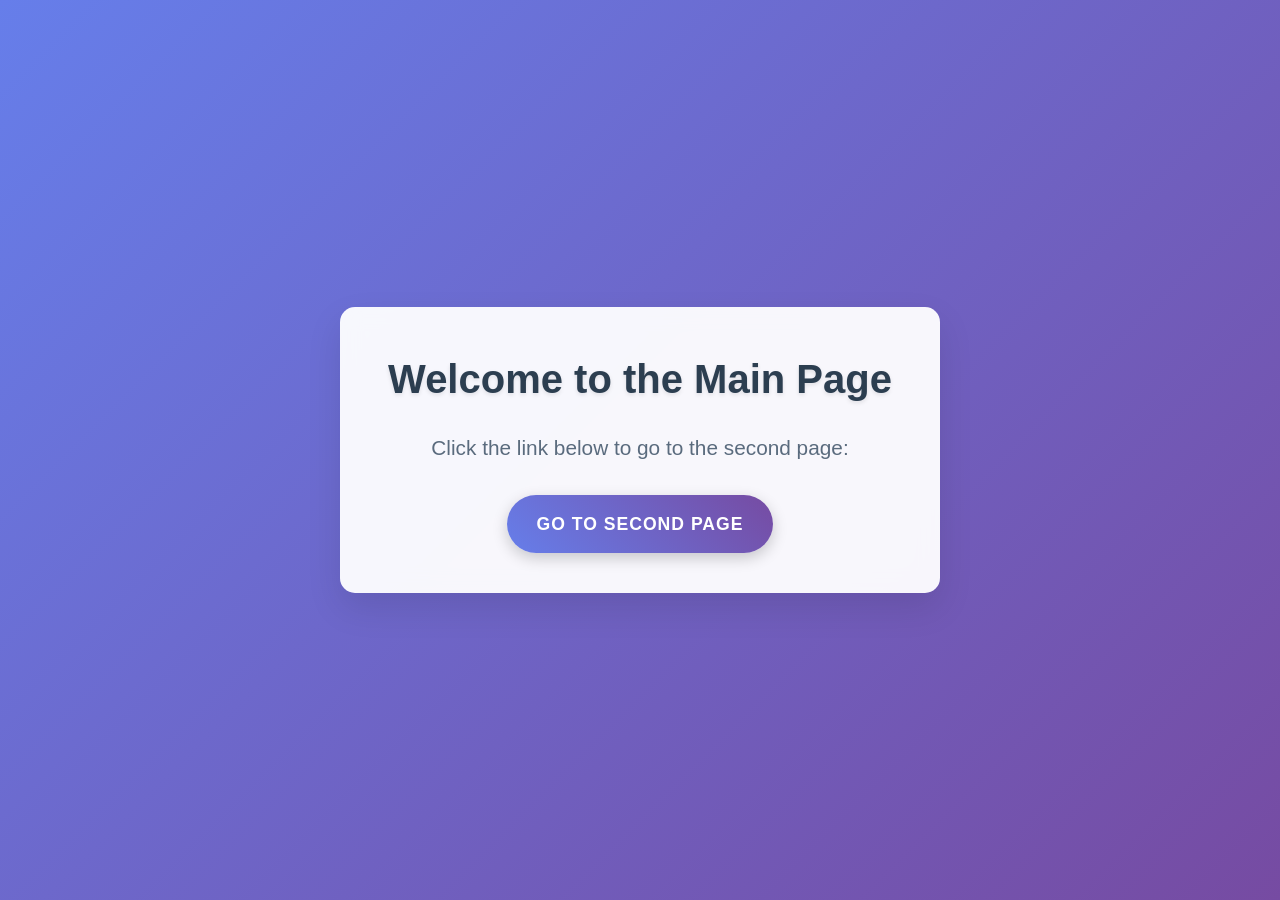
<file: index.html>
<!DOCTYPE html>
<html lang="en">
<head>
    <meta charset="UTF-8">
    <meta name="viewport" content="width=device-width, initial-scale=1.0">
    <title>Welcome - Modern Design</title>
    <link rel="stylesheet" href="style.css">
</head>
<body>
    <div class="container">
        <h1>Welcome to the Main Page</h1>
        <h2>Click the link below to go to the second page:</h2>
        <a href="second.html">Go to Second Page</a>
    </div>
</body>
</html>
</file>
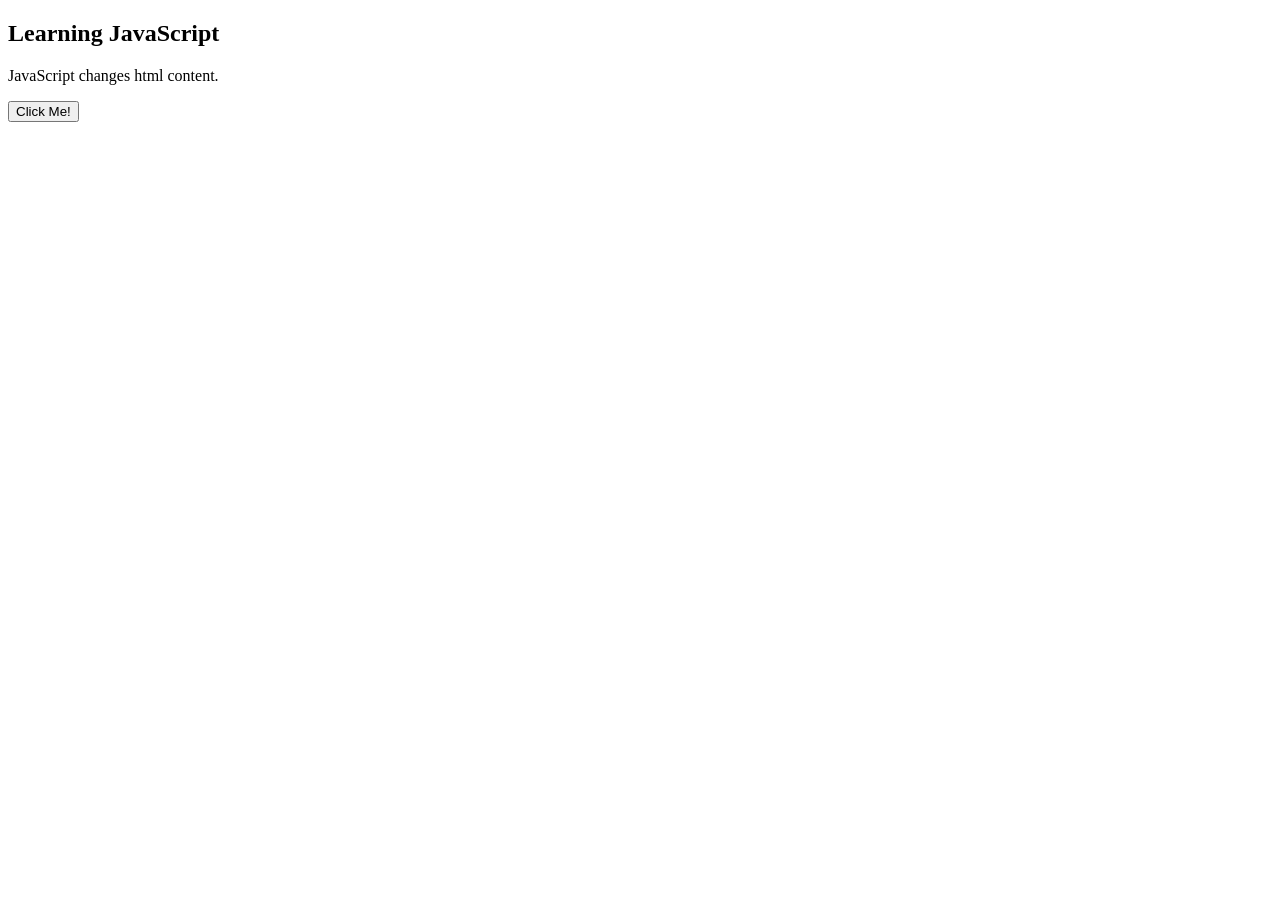
<file: js.html>
<!DOCTYPE html>
<html>
    <h2>Learning JavaScript</h2>
    <p id="demo">JavaScript changes html content.</p>
    <button type="button" onclick="document.getElementById('demo').innerHTML = 'Hello JavaScript!'">Click Me!</button>
</html>
</file>
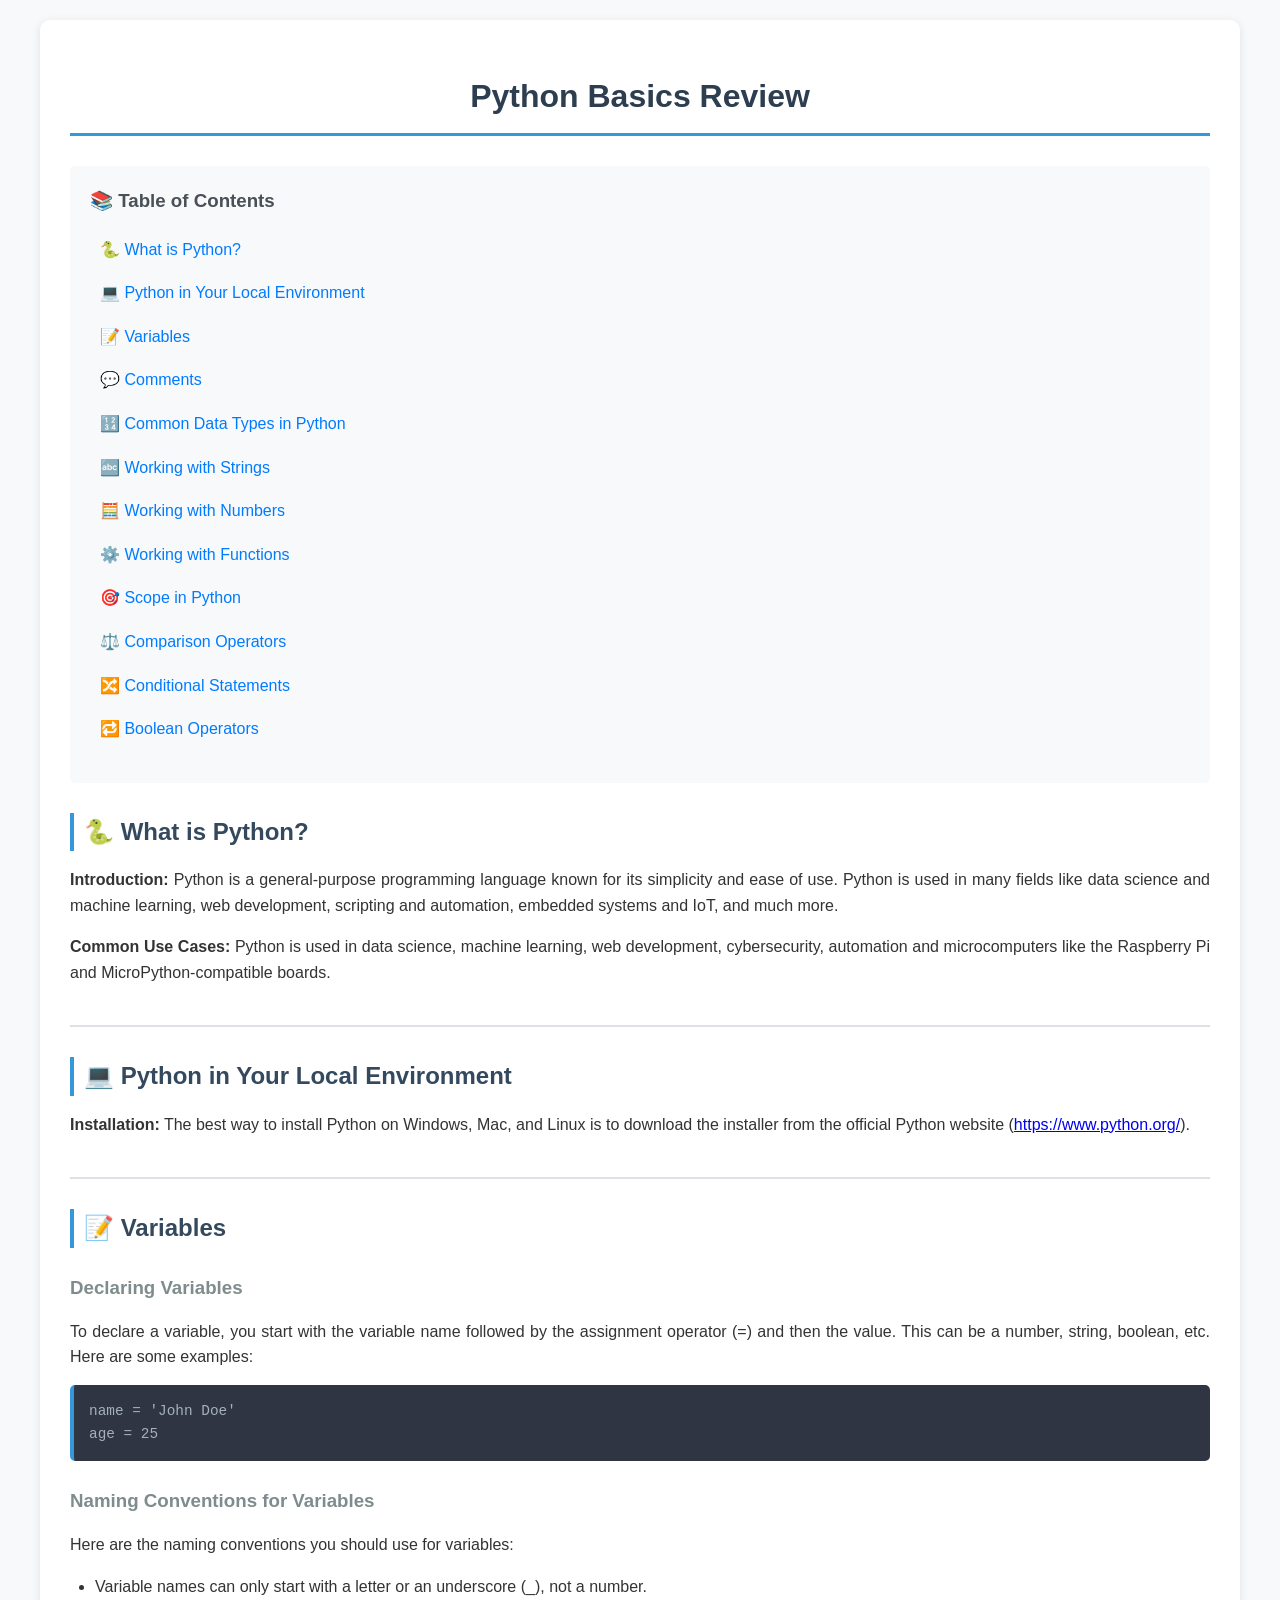
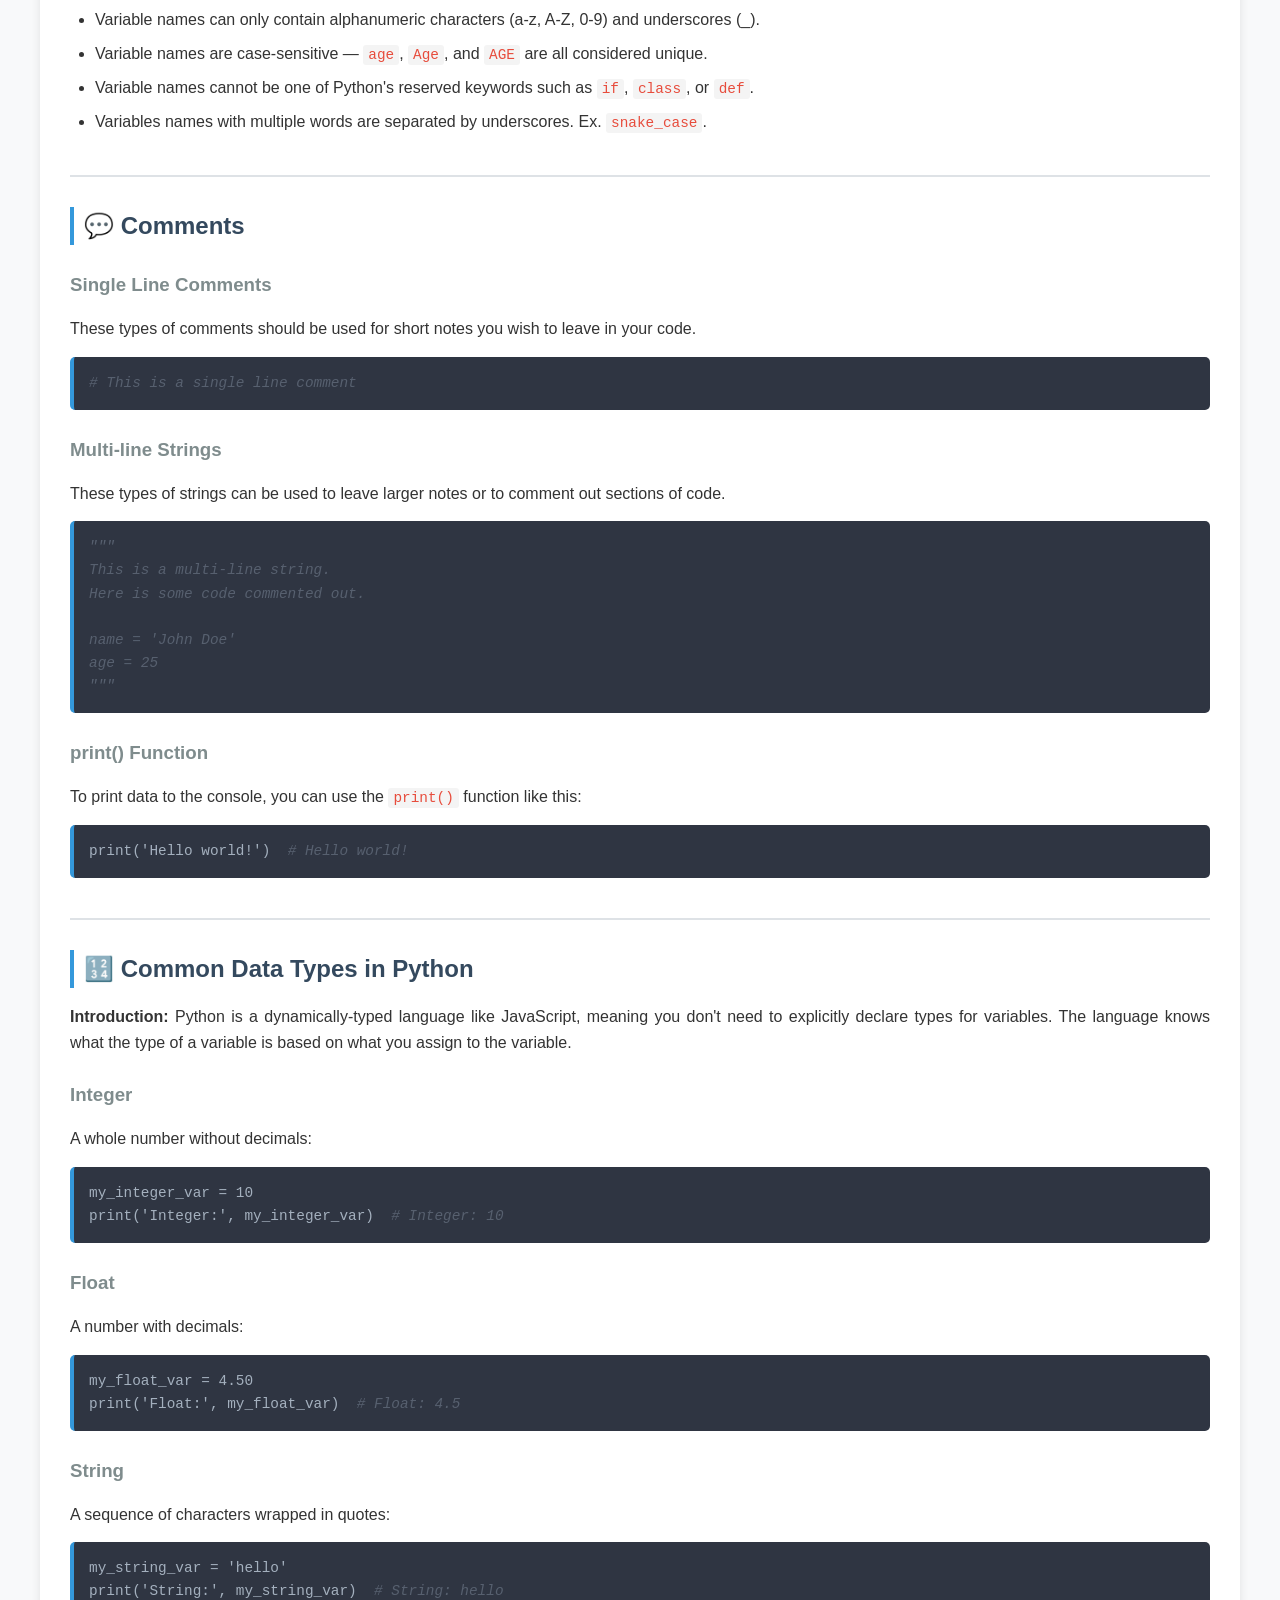
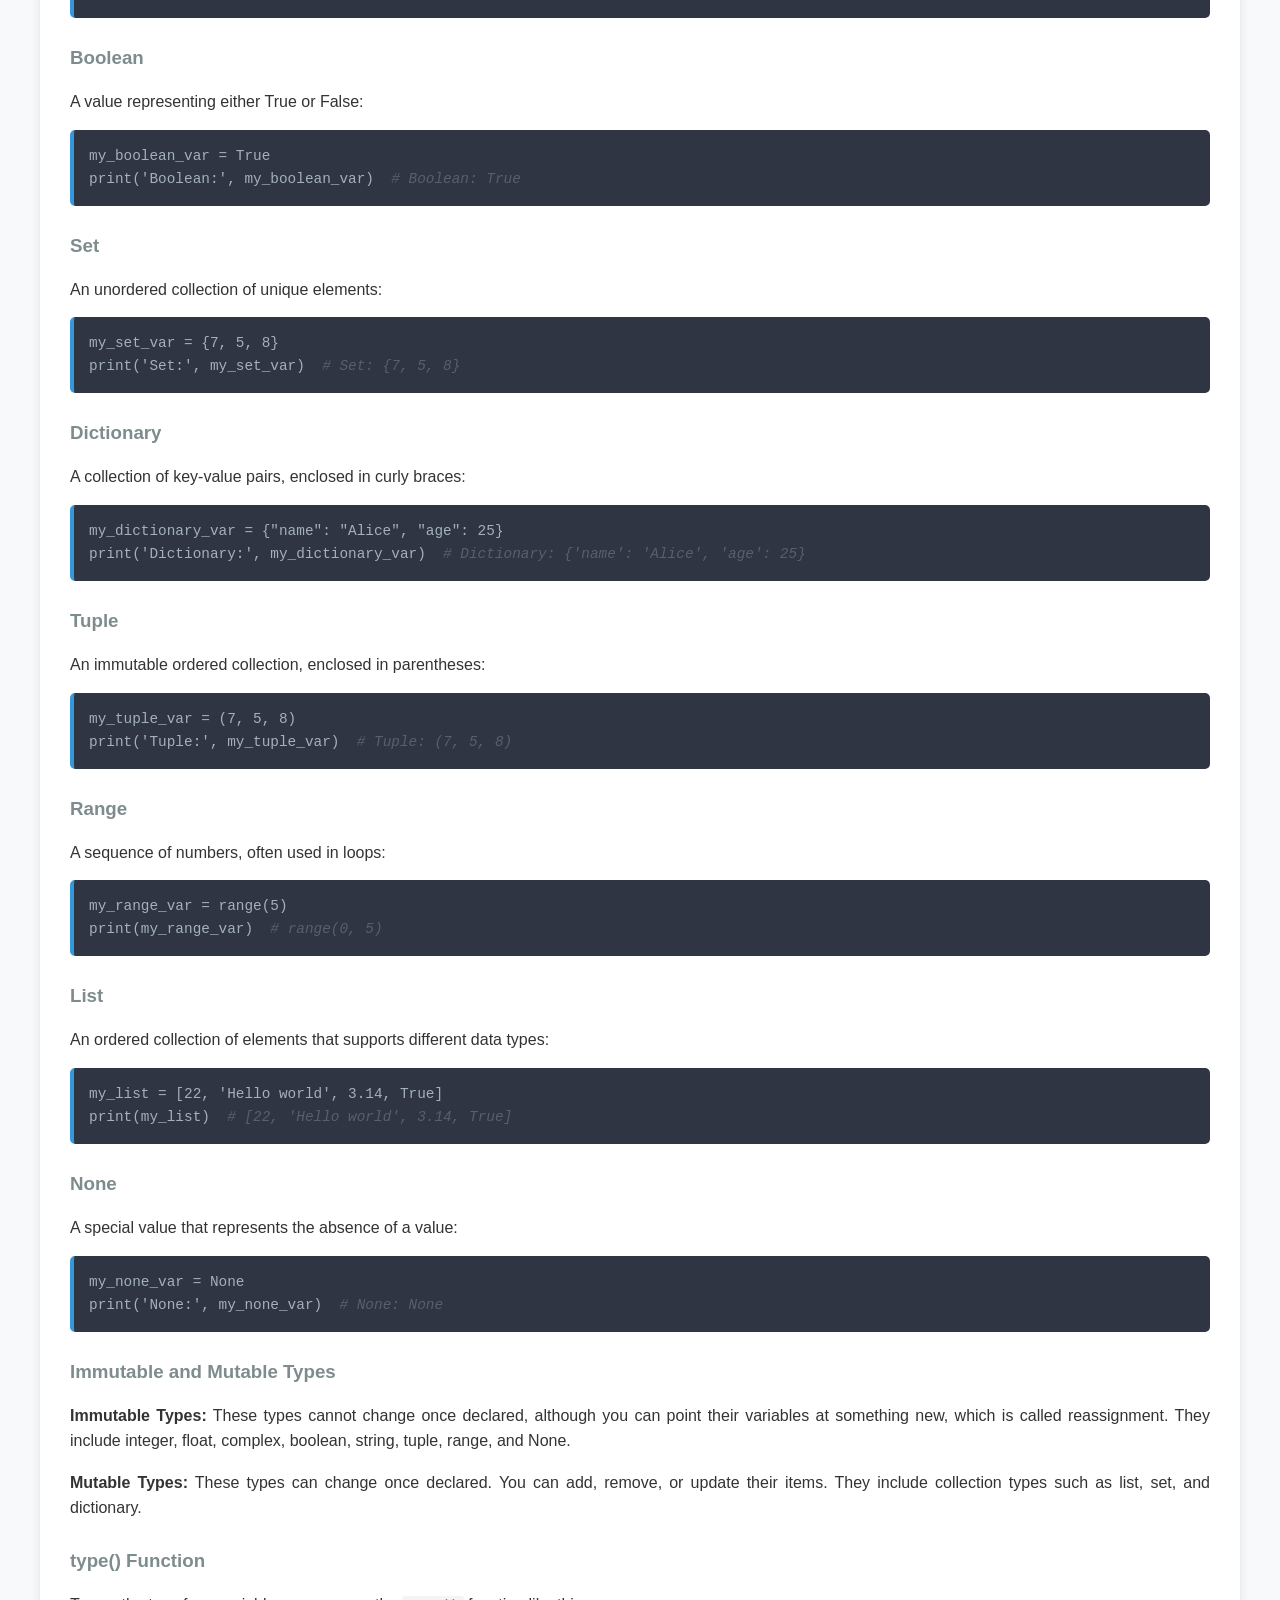
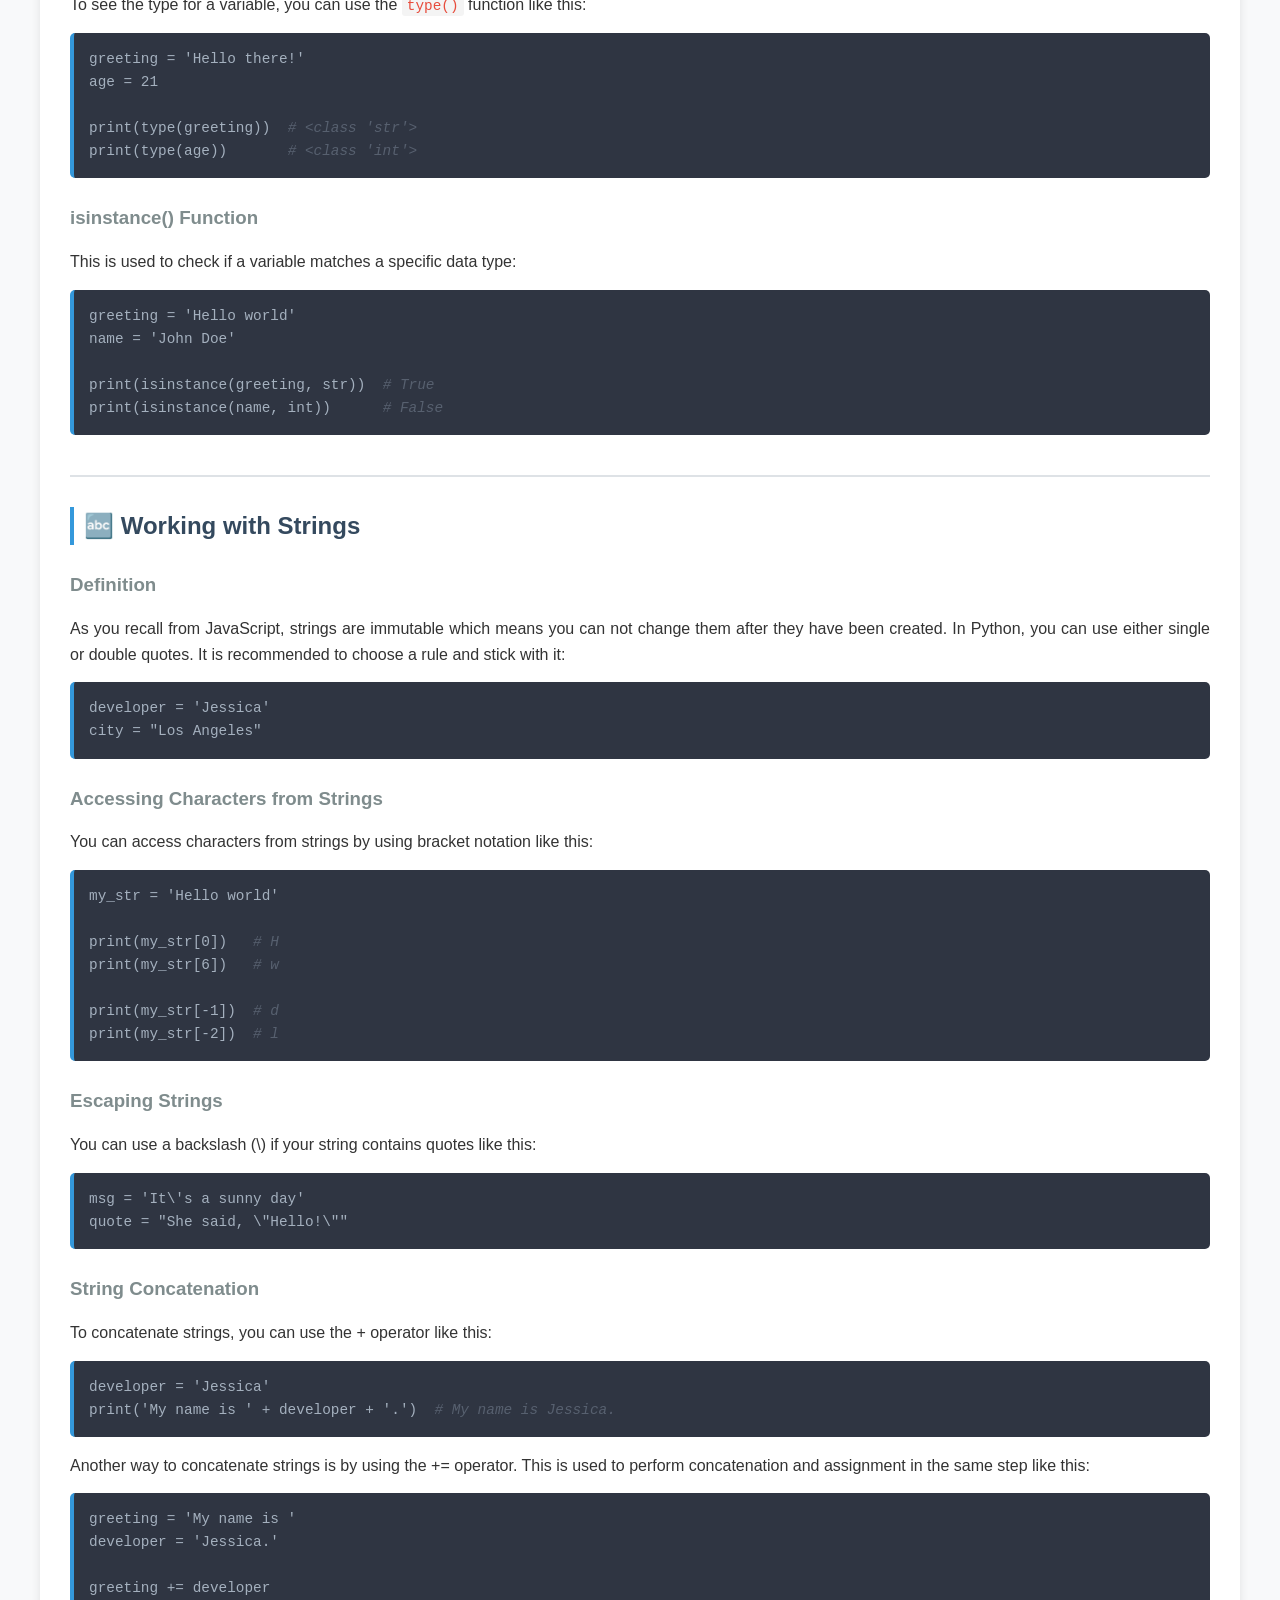
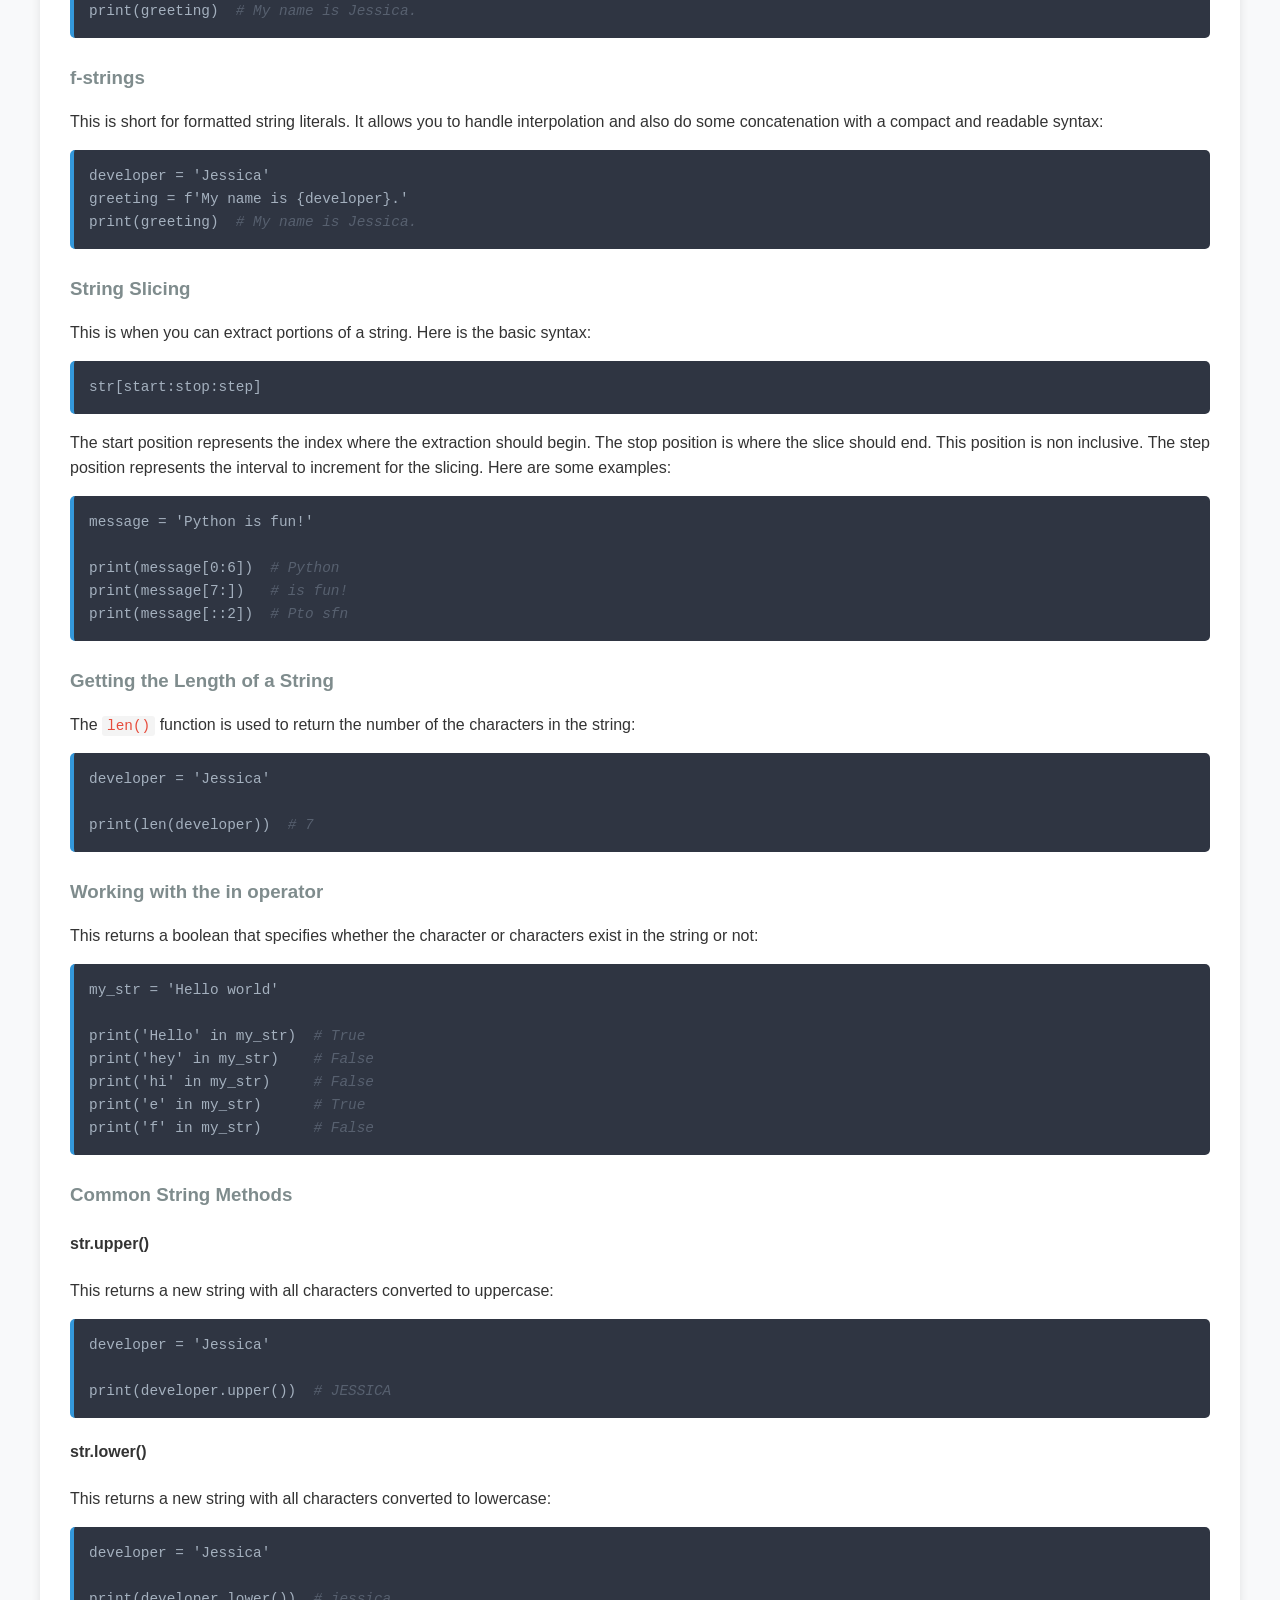
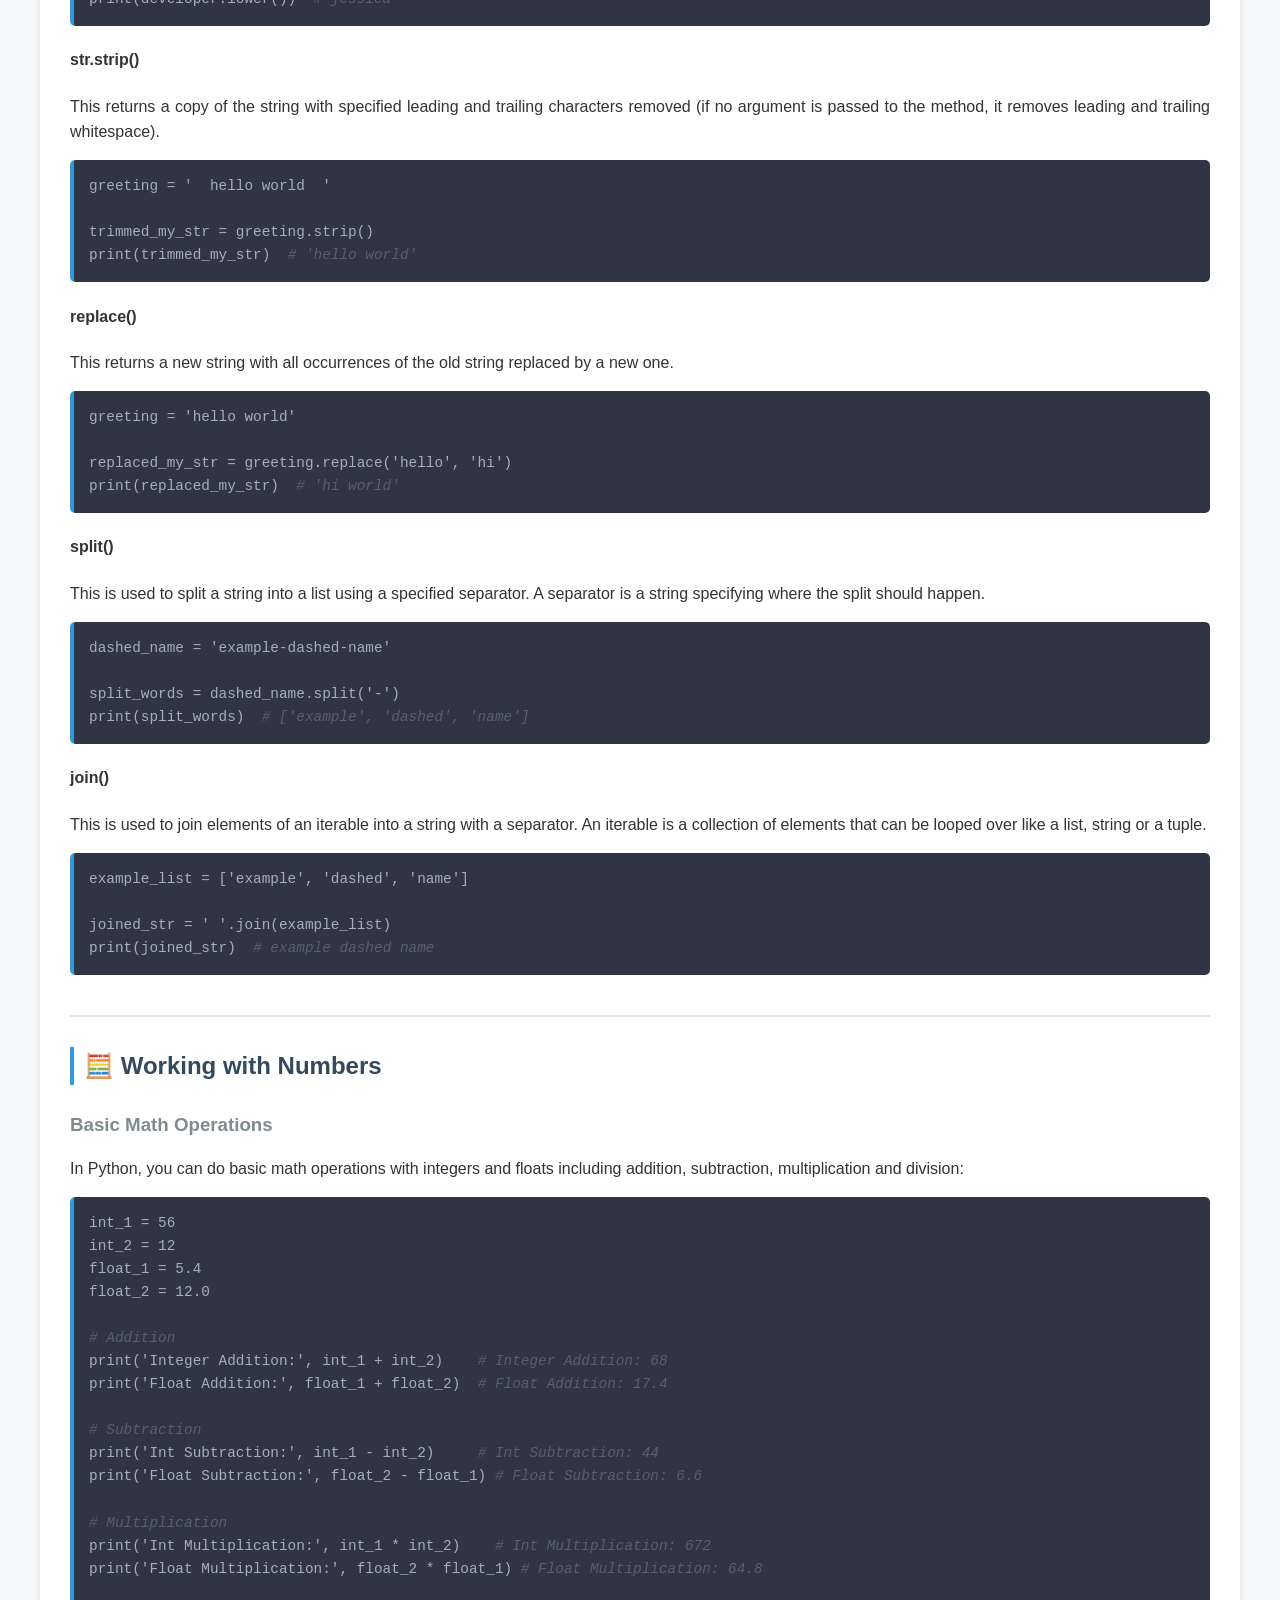
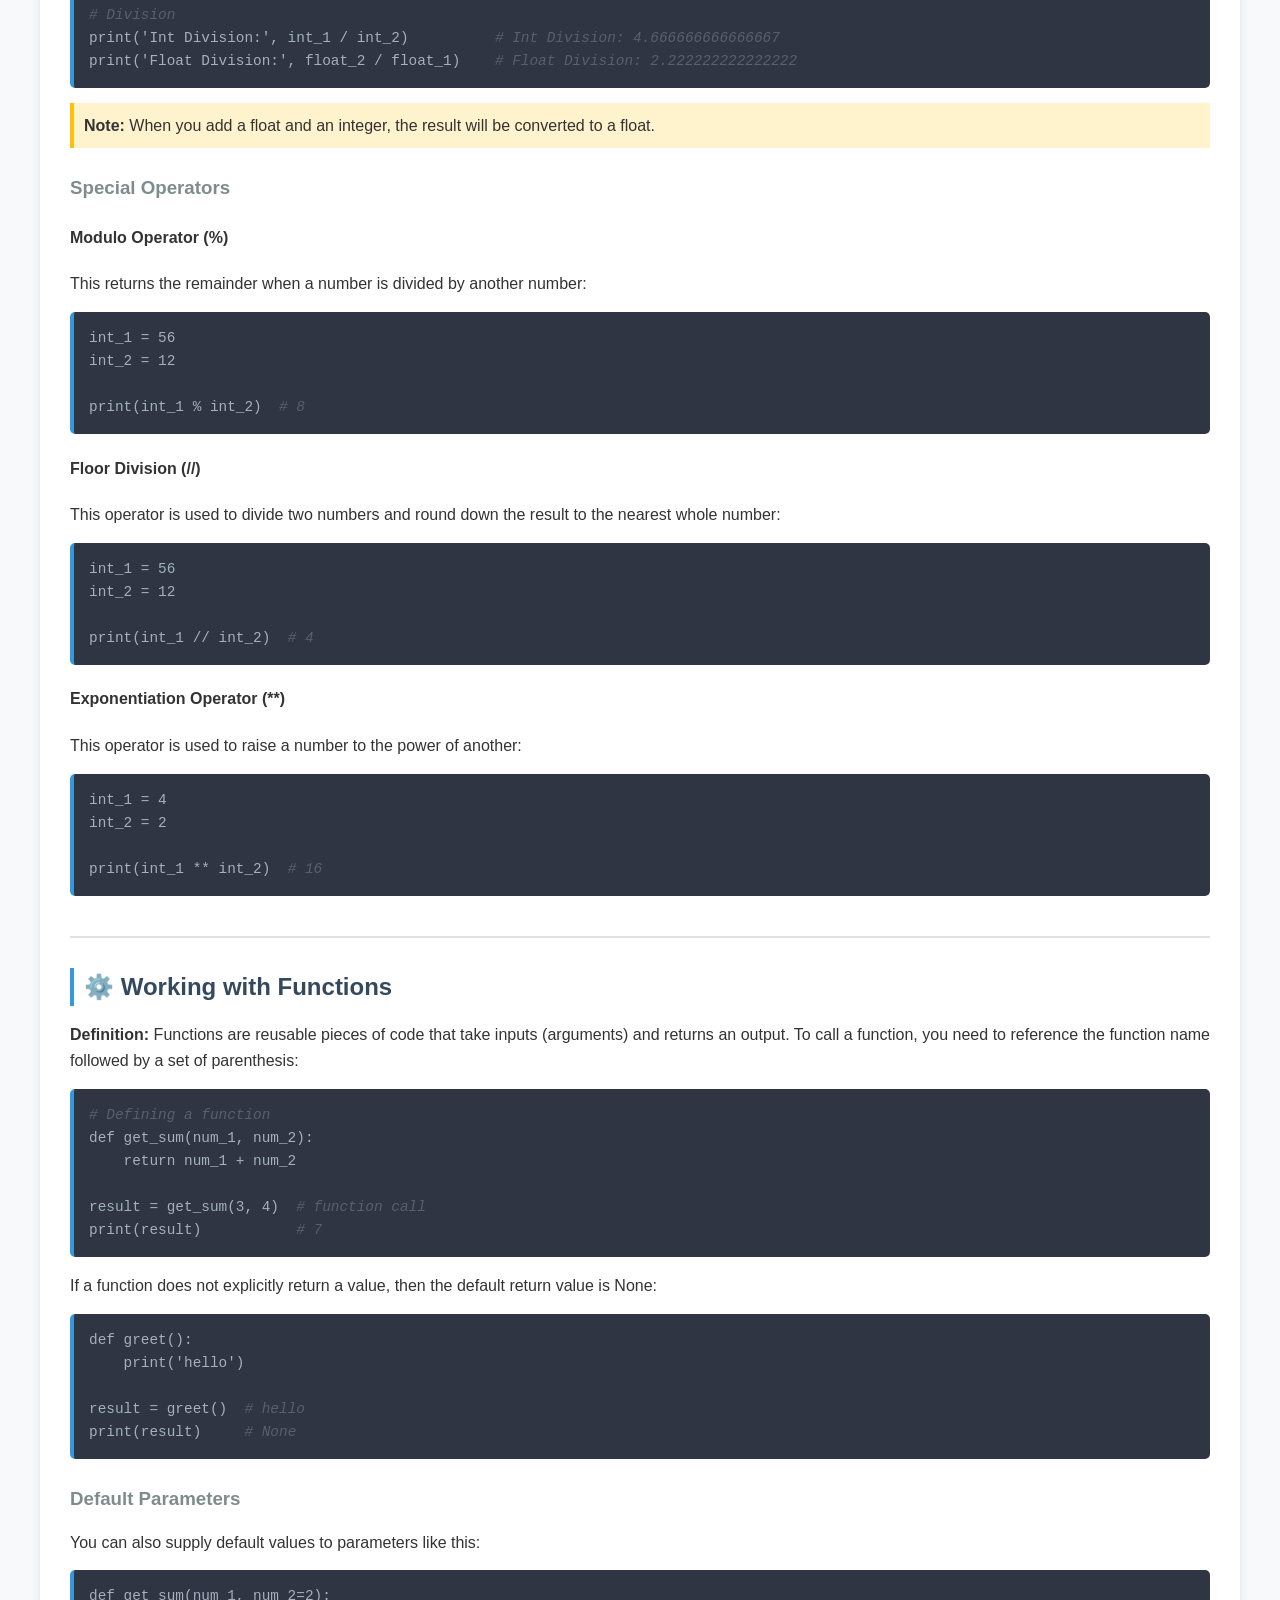
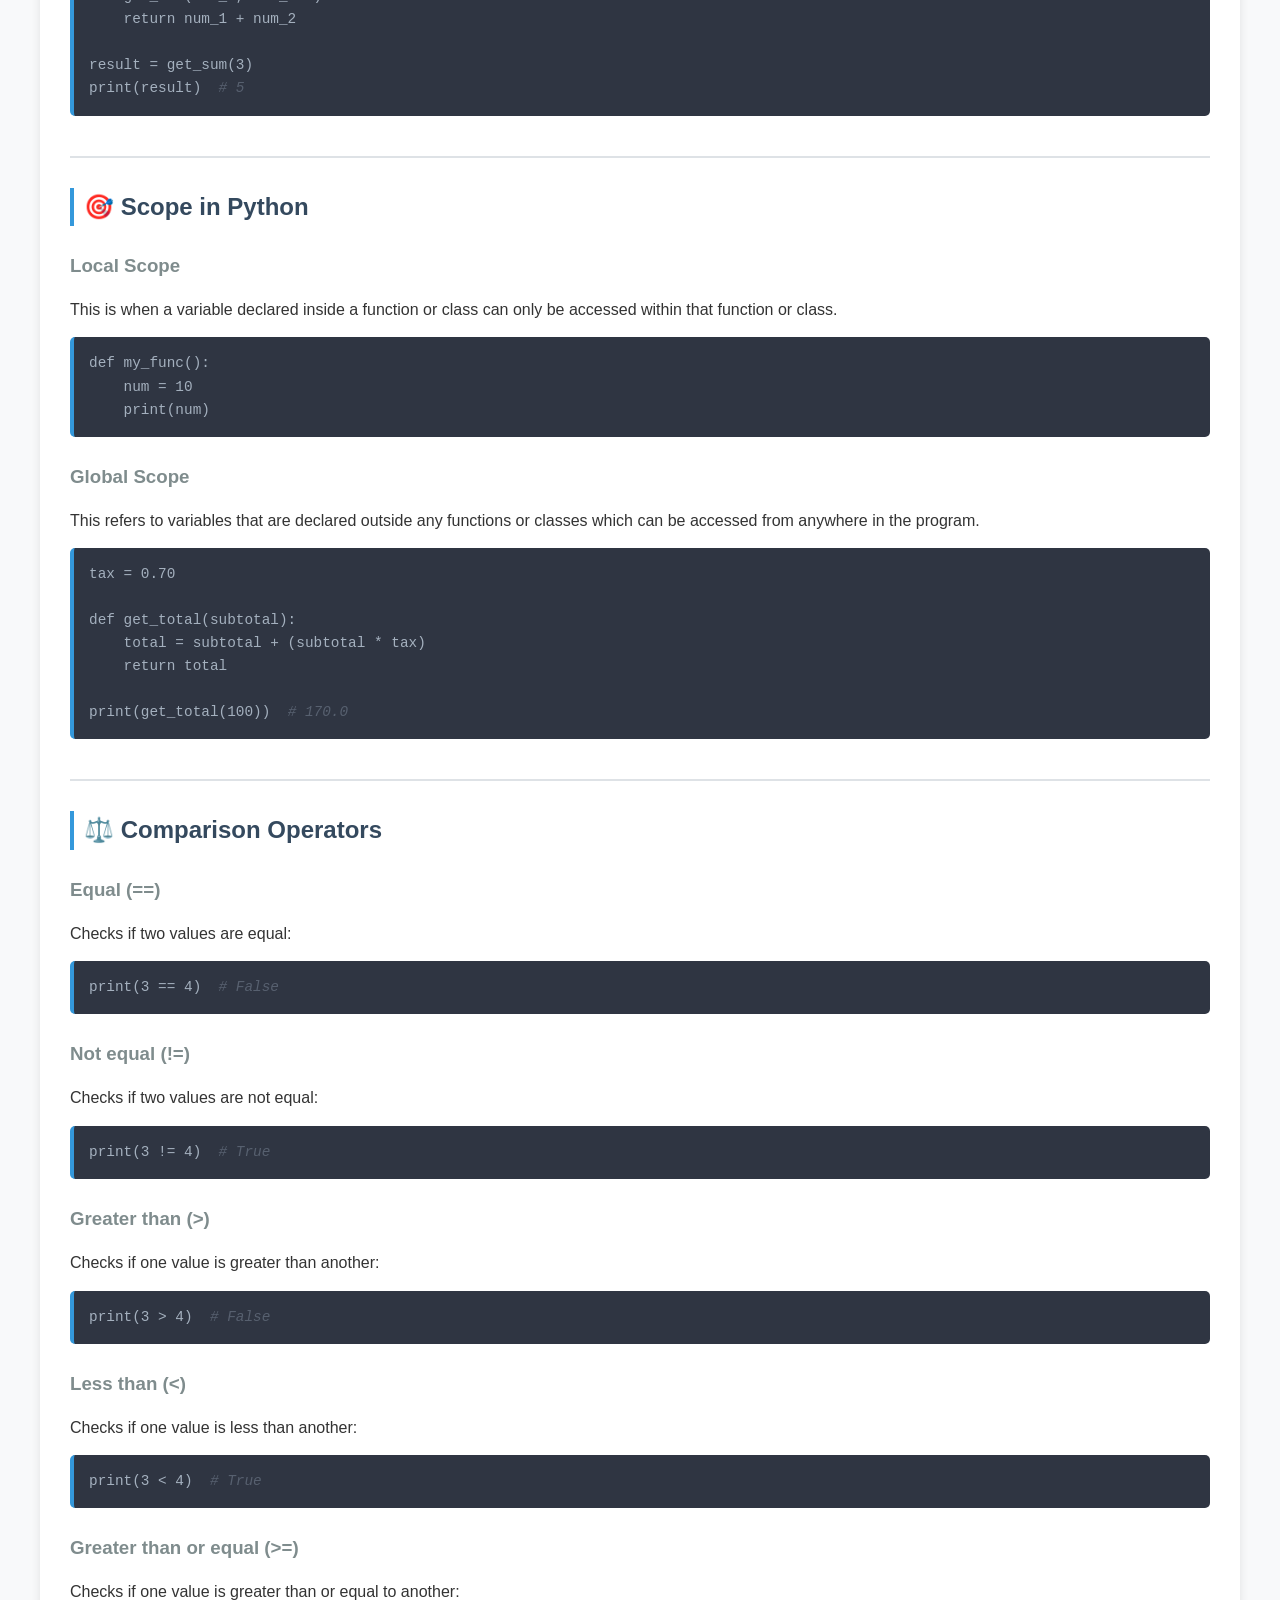
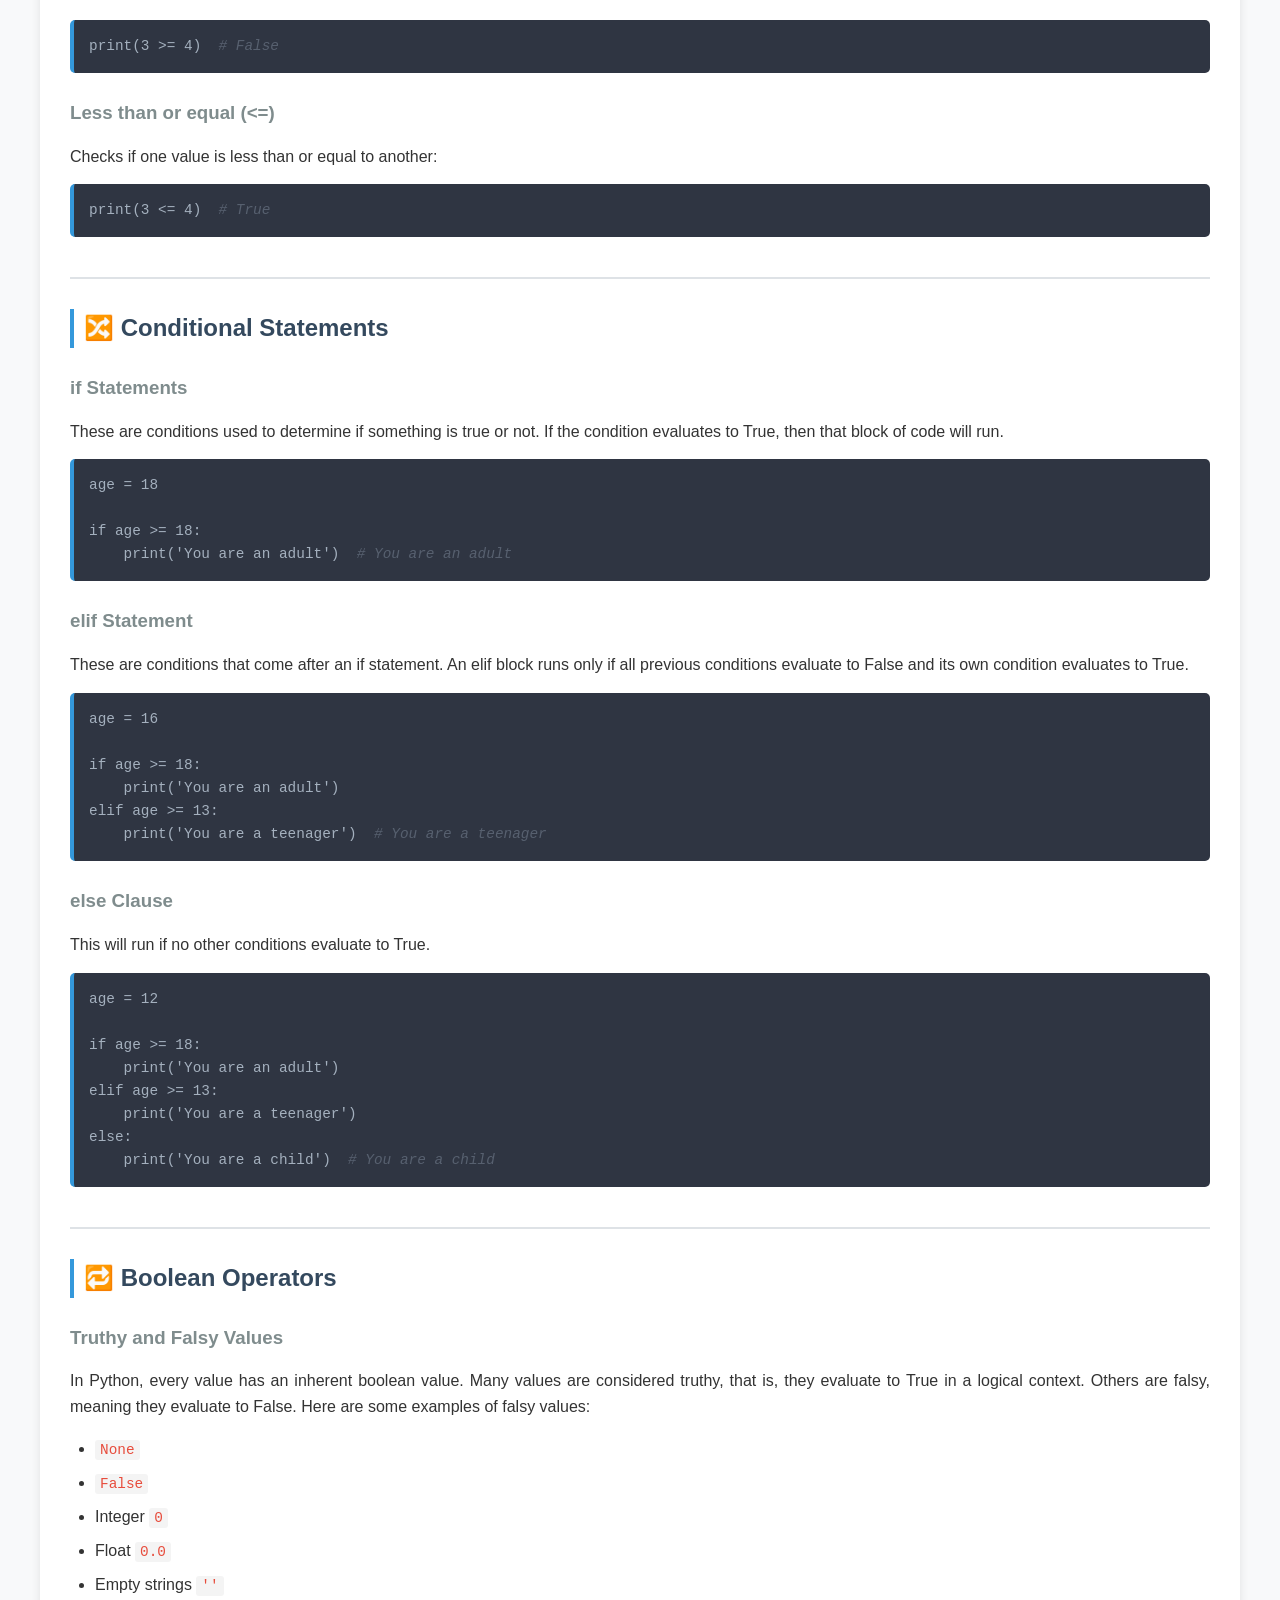
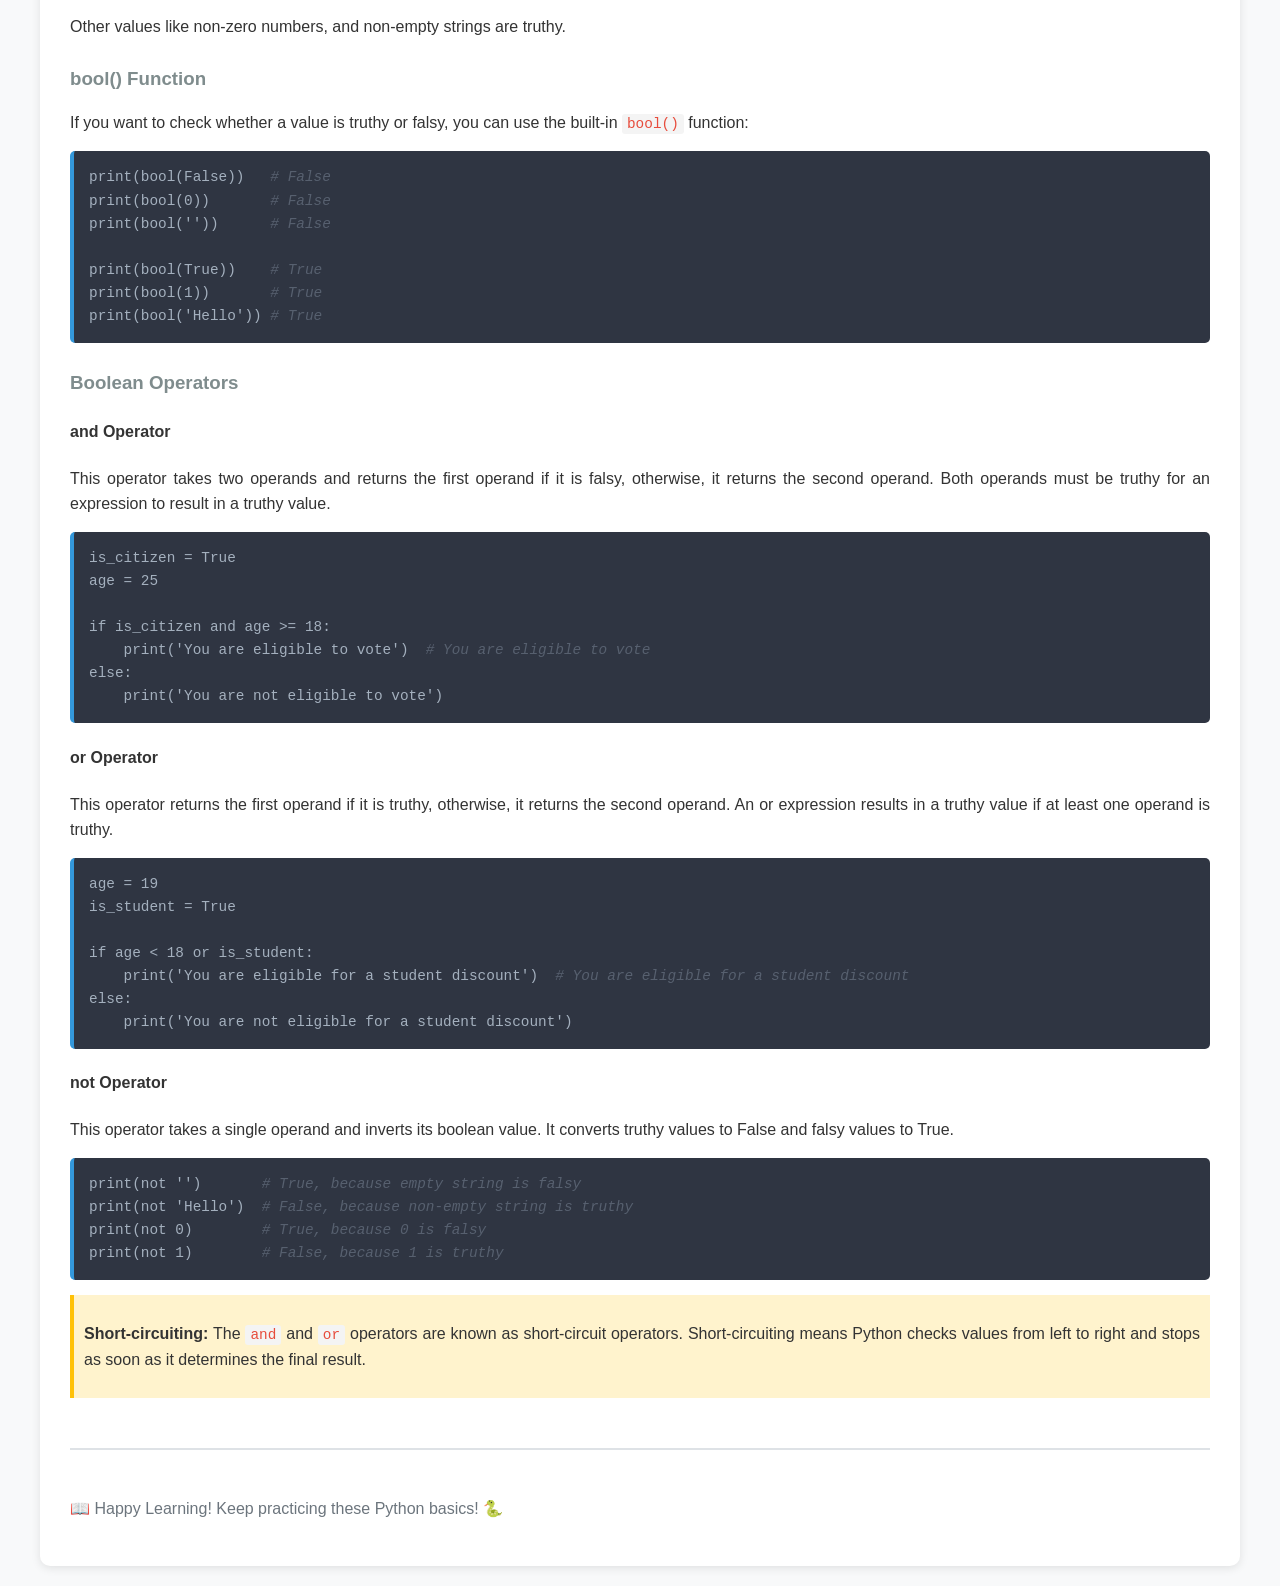
<file: Notes.html>
<!DOCTYPE html>
<html lang="en">
<head>
    <meta charset="UTF-8">
    <meta name="viewport" content="width=device-width, initial-scale=1.0">
    <title>Python Basics Review - Learning Notes</title>
    <style>
        body {
            font-family: 'Segoe UI', Tahoma, Geneva, Verdana, sans-serif;
            line-height: 1.6;
            max-width: 1200px;
            margin: 0 auto;
            padding: 20px;
            background-color: #f8f9fa;
            color: #333;
        }
        
        .container {
            background-color: white;
            padding: 30px;
            border-radius: 10px;
            box-shadow: 0 2px 10px rgba(0,0,0,0.1);
        }
        
        h1 {
            color: #2c3e50;
            border-bottom: 3px solid #3498db;
            padding-bottom: 10px;
            margin-bottom: 30px;
            text-align: center;
        }
        
        h2 {
            color: #34495e;
            margin-top: 30px;
            margin-bottom: 15px;
            padding-left: 10px;
            border-left: 4px solid #3498db;
        }
        
        h3 {
            color: #7f8c8d;
            margin-top: 25px;
            margin-bottom: 10px;
        }
        
        code {
            background-color: #f4f4f4;
            padding: 2px 5px;
            border-radius: 3px;
            font-family: 'Courier New', monospace;
            color: #e74c3c;
            font-size: 0.9em;
        }
        
        pre {
            background-color: #2f3542;
            color: #a4b0be;
            padding: 15px;
            border-radius: 5px;
            overflow-x: auto;
            margin: 10px 0;
            border-left: 4px solid #3498db;
        }
        
        pre code {
            background-color: transparent;
            color: #a4b0be;
            padding: 0;
        }
        
        .comment {
            color: #57606f;
            font-style: italic;
        }
        
        p {
            margin-bottom: 15px;
            text-align: justify;
        }
        
        .highlight {
            background-color: #fff3cd;
            padding: 10px;
            border-left: 4px solid #ffc107;
            margin: 15px 0;
        }
        
        .toc {
            background-color: #f8f9fa;
            padding: 20px;
            border-radius: 5px;
            margin-bottom: 30px;
        }
        
        .toc h3 {
            margin-top: 0;
            color: #495057;
        }
        
        .toc ul {
            list-style-type: none;
            padding-left: 0;
        }
        
        .toc li {
            margin: 8px 0;
        }
        
        .toc a {
            color: #007bff;
            text-decoration: none;
            padding: 5px 10px;
            display: block;
            border-radius: 3px;
            transition: background-color 0.2s;
        }
        
        .toc a:hover {
            background-color: #e9ecef;
            text-decoration: none;
        }
        
        ul, ol {
            padding-left: 25px;
        }
        
        li {
            margin-bottom: 8px;
        }
        
        .section-divider {
            border-top: 2px solid #dee2e6;
            margin: 40px 0 30px 0;
        }
    </style>
</head>
<body>
    <div class="container">
        <h1>Python Basics Review</h1>
        
        <div class="toc">
            <h3>📚 Table of Contents</h3>
            <ul>
                <li><a href="#what-is-python">🐍 What is Python?</a></li>
                <li><a href="#python-environment">💻 Python in Your Local Environment</a></li>
                <li><a href="#variables">📝 Variables</a></li>
                <li><a href="#comments">💬 Comments</a></li>
                <li><a href="#data-types">🔢 Common Data Types in Python</a></li>
                <li><a href="#strings">🔤 Working with Strings</a></li>
                <li><a href="#numbers">🧮 Working with Numbers</a></li>
                <li><a href="#functions">⚙️ Working with Functions</a></li>
                <li><a href="#scope">🎯 Scope in Python</a></li>
                <li><a href="#comparison">⚖️ Comparison Operators</a></li>
                <li><a href="#conditionals">🔀 Conditional Statements</a></li>
                <li><a href="#boolean">🔁 Boolean Operators</a></li>
            </ul>
        </div>

        <h2 id="what-is-python">🐍 What is Python?</h2>
        <p><strong>Introduction:</strong> Python is a general-purpose programming language known for its simplicity and ease of use. Python is used in many fields like data science and machine learning, web development, scripting and automation, embedded systems and IoT, and much more.</p>
        
        <p><strong>Common Use Cases:</strong> Python is used in data science, machine learning, web development, cybersecurity, automation and microcomputers like the Raspberry Pi and MicroPython-compatible boards.</p>

        <div class="section-divider"></div>

        <h2 id="python-environment">💻 Python in Your Local Environment</h2>
        <p><strong>Installation:</strong> The best way to install Python on Windows, Mac, and Linux is to download the installer from the official Python website (<a href="https://www.python.org/" target="_blank">https://www.python.org/</a>).</p>

        <div class="section-divider"></div>

        <h2 id="variables">📝 Variables</h2>
        <h3>Declaring Variables</h3>
        <p>To declare a variable, you start with the variable name followed by the assignment operator (=) and then the value. This can be a number, string, boolean, etc. Here are some examples:</p>
        
        <pre><code>name = 'John Doe'
age = 25</code></pre>

        <h3>Naming Conventions for Variables</h3>
        <p>Here are the naming conventions you should use for variables:</p>
        <ul>
            <li>Variable names can only start with a letter or an underscore (_), not a number.</li>
            <li>Variable names can only contain alphanumeric characters (a-z, A-Z, 0-9) and underscores (_).</li>
            <li>Variable names are case-sensitive — <code>age</code>, <code>Age</code>, and <code>AGE</code> are all considered unique.</li>
            <li>Variable names cannot be one of Python's reserved keywords such as <code>if</code>, <code>class</code>, or <code>def</code>.</li>
            <li>Variables names with multiple words are separated by underscores. Ex. <code>snake_case</code>.</li>
        </ul>

        <div class="section-divider"></div>

        <h2 id="comments">💬 Comments</h2>
        <h3>Single Line Comments</h3>
        <p>These types of comments should be used for short notes you wish to leave in your code.</p>
        <pre><code><span class="comment"># This is a single line comment</span></code></pre>

        <h3>Multi-line Strings</h3>
        <p>These types of strings can be used to leave larger notes or to comment out sections of code.</p>
        <pre><code><span class="comment">"""
This is a multi-line string.
Here is some code commented out.

name = 'John Doe'
age = 25
"""</span></code></pre>

        <h3>print() Function</h3>
        <p>To print data to the console, you can use the <code>print()</code> function like this:</p>
        <pre><code>print('Hello world!')  <span class="comment"># Hello world!</span></code></pre>

        <div class="section-divider"></div>

        <h2 id="data-types">🔢 Common Data Types in Python</h2>
        <p><strong>Introduction:</strong> Python is a dynamically-typed language like JavaScript, meaning you don't need to explicitly declare types for variables. The language knows what the type of a variable is based on what you assign to the variable.</p>

        <h3>Integer</h3>
        <p>A whole number without decimals:</p>
        <pre><code>my_integer_var = 10
print('Integer:', my_integer_var)  <span class="comment"># Integer: 10</span></code></pre>

        <h3>Float</h3>
        <p>A number with decimals:</p>
        <pre><code>my_float_var = 4.50
print('Float:', my_float_var)  <span class="comment"># Float: 4.5</span></code></pre>

        <h3>String</h3>
        <p>A sequence of characters wrapped in quotes:</p>
        <pre><code>my_string_var = 'hello'
print('String:', my_string_var)  <span class="comment"># String: hello</span></code></pre>

        <h3>Boolean</h3>
        <p>A value representing either True or False:</p>
        <pre><code>my_boolean_var = True
print('Boolean:', my_boolean_var)  <span class="comment"># Boolean: True</span></code></pre>

        <h3>Set</h3>
        <p>An unordered collection of unique elements:</p>
        <pre><code>my_set_var = {7, 5, 8}
print('Set:', my_set_var)  <span class="comment"># Set: {7, 5, 8}</span></code></pre>

        <h3>Dictionary</h3>
        <p>A collection of key-value pairs, enclosed in curly braces:</p>
        <pre><code>my_dictionary_var = {"name": "Alice", "age": 25}
print('Dictionary:', my_dictionary_var)  <span class="comment"># Dictionary: {'name': 'Alice', 'age': 25}</span></code></pre>

        <h3>Tuple</h3>
        <p>An immutable ordered collection, enclosed in parentheses:</p>
        <pre><code>my_tuple_var = (7, 5, 8)
print('Tuple:', my_tuple_var)  <span class="comment"># Tuple: (7, 5, 8)</span></code></pre>

        <h3>Range</h3>
        <p>A sequence of numbers, often used in loops:</p>
        <pre><code>my_range_var = range(5)
print(my_range_var)  <span class="comment"># range(0, 5)</span></code></pre>

        <h3>List</h3>
        <p>An ordered collection of elements that supports different data types:</p>
        <pre><code>my_list = [22, 'Hello world', 3.14, True]
print(my_list)  <span class="comment"># [22, 'Hello world', 3.14, True]</span></code></pre>

        <h3>None</h3>
        <p>A special value that represents the absence of a value:</p>
        <pre><code>my_none_var = None
print('None:', my_none_var)  <span class="comment"># None: None</span></code></pre>

        <h3>Immutable and Mutable Types</h3>
        <p><strong>Immutable Types:</strong> These types cannot change once declared, although you can point their variables at something new, which is called reassignment. They include integer, float, complex, boolean, string, tuple, range, and None.</p>
        
        <p><strong>Mutable Types:</strong> These types can change once declared. You can add, remove, or update their items. They include collection types such as list, set, and dictionary.</p>

        <h3>type() Function</h3>
        <p>To see the type for a variable, you can use the <code>type()</code> function like this:</p>
        <pre><code>greeting = 'Hello there!'
age = 21

print(type(greeting))  <span class="comment"># &lt;class 'str'&gt;</span>
print(type(age))       <span class="comment"># &lt;class 'int'&gt;</span></code></pre>

        <h3>isinstance() Function</h3>
        <p>This is used to check if a variable matches a specific data type:</p>
        <pre><code>greeting = 'Hello world'
name = 'John Doe'

print(isinstance(greeting, str))  <span class="comment"># True</span>
print(isinstance(name, int))      <span class="comment"># False</span></code></pre>

        <div class="section-divider"></div>

        <h2 id="strings">🔤 Working with Strings</h2>
        <h3>Definition</h3>
        <p>As you recall from JavaScript, strings are immutable which means you can not change them after they have been created. In Python, you can use either single or double quotes. It is recommended to choose a rule and stick with it:</p>
        <pre><code>developer = 'Jessica'
city = "Los Angeles"</code></pre>

        <h3>Accessing Characters from Strings</h3>
        <p>You can access characters from strings by using bracket notation like this:</p>
        <pre><code>my_str = 'Hello world'

print(my_str[0])   <span class="comment"># H</span>
print(my_str[6])   <span class="comment"># w</span>

print(my_str[-1])  <span class="comment"># d</span>
print(my_str[-2])  <span class="comment"># l</span></code></pre>

        <h3>Escaping Strings</h3>
        <p>You can use a backslash (\) if your string contains quotes like this:</p>
        <pre><code>msg = 'It\'s a sunny day'
quote = "She said, \"Hello!\""</code></pre>

        <h3>String Concatenation</h3>
        <p>To concatenate strings, you can use the + operator like this:</p>
        <pre><code>developer = 'Jessica'
print('My name is ' + developer + '.')  <span class="comment"># My name is Jessica.</span></code></pre>

        <p>Another way to concatenate strings is by using the += operator. This is used to perform concatenation and assignment in the same step like this:</p>
        <pre><code>greeting = 'My name is '
developer = 'Jessica.'

greeting += developer
print(greeting)  <span class="comment"># My name is Jessica.</span></code></pre>

        <h3>f-strings</h3>
        <p>This is short for formatted string literals. It allows you to handle interpolation and also do some concatenation with a compact and readable syntax:</p>
        <pre><code>developer = 'Jessica'
greeting = f'My name is {developer}.'
print(greeting)  <span class="comment"># My name is Jessica.</span></code></pre>

        <h3>String Slicing</h3>
        <p>This is when you can extract portions of a string. Here is the basic syntax:</p>
        <pre><code>str[start:stop:step]</code></pre>
        
        <p>The start position represents the index where the extraction should begin. The stop position is where the slice should end. This position is non inclusive. The step position represents the interval to increment for the slicing. Here are some examples:</p>
        <pre><code>message = 'Python is fun!'

print(message[0:6])  <span class="comment"># Python</span>
print(message[7:])   <span class="comment"># is fun!</span>
print(message[::2])  <span class="comment"># Pto sfn</span></code></pre>

        <h3>Getting the Length of a String</h3>
        <p>The <code>len()</code> function is used to return the number of the characters in the string:</p>
        <pre><code>developer = 'Jessica'

print(len(developer))  <span class="comment"># 7</span></code></pre>

        <h3>Working with the in operator</h3>
        <p>This returns a boolean that specifies whether the character or characters exist in the string or not:</p>
        <pre><code>my_str = 'Hello world'

print('Hello' in my_str)  <span class="comment"># True</span>
print('hey' in my_str)    <span class="comment"># False</span>
print('hi' in my_str)     <span class="comment"># False</span>
print('e' in my_str)      <span class="comment"># True</span>
print('f' in my_str)      <span class="comment"># False</span></code></pre>

        <h3>Common String Methods</h3>
        
        <h4>str.upper()</h4>
        <p>This returns a new string with all characters converted to uppercase:</p>
        <pre><code>developer = 'Jessica'

print(developer.upper())  <span class="comment"># JESSICA</span></code></pre>

        <h4>str.lower()</h4>
        <p>This returns a new string with all characters converted to lowercase:</p>
        <pre><code>developer = 'Jessica'

print(developer.lower())  <span class="comment"># jessica</span></code></pre>

        <h4>str.strip()</h4>
        <p>This returns a copy of the string with specified leading and trailing characters removed (if no argument is passed to the method, it removes leading and trailing whitespace).</p>
        <pre><code>greeting = '  hello world  '

trimmed_my_str = greeting.strip()
print(trimmed_my_str)  <span class="comment"># 'hello world'</span></code></pre>

        <h4>replace()</h4>
        <p>This returns a new string with all occurrences of the old string replaced by a new one.</p>
        <pre><code>greeting = 'hello world'

replaced_my_str = greeting.replace('hello', 'hi')
print(replaced_my_str)  <span class="comment"># 'hi world'</span></code></pre>

        <h4>split()</h4>
        <p>This is used to split a string into a list using a specified separator. A separator is a string specifying where the split should happen.</p>
        <pre><code>dashed_name = 'example-dashed-name'

split_words = dashed_name.split('-')
print(split_words)  <span class="comment"># ['example', 'dashed', 'name']</span></code></pre>

        <h4>join()</h4>
        <p>This is used to join elements of an iterable into a string with a separator. An iterable is a collection of elements that can be looped over like a list, string or a tuple.</p>
        <pre><code>example_list = ['example', 'dashed', 'name']

joined_str = ' '.join(example_list)
print(joined_str)  <span class="comment"># example dashed name</span></code></pre>

        <div class="section-divider"></div>

        <h2 id="numbers">🧮 Working with Numbers</h2>
        <h3>Basic Math Operations</h3>
        <p>In Python, you can do basic math operations with integers and floats including addition, subtraction, multiplication and division:</p>
        
        <pre><code>int_1 = 56
int_2 = 12
float_1 = 5.4
float_2 = 12.0

<span class="comment"># Addition</span>
print('Integer Addition:', int_1 + int_2)    <span class="comment"># Integer Addition: 68</span>
print('Float Addition:', float_1 + float_2)  <span class="comment"># Float Addition: 17.4</span>

<span class="comment"># Subtraction</span>
print('Int Subtraction:', int_1 - int_2)     <span class="comment"># Int Subtraction: 44</span>
print('Float Subtraction:', float_2 - float_1) <span class="comment"># Float Subtraction: 6.6</span>

<span class="comment"># Multiplication</span>
print('Int Multiplication:', int_1 * int_2)    <span class="comment"># Int Multiplication: 672</span>
print('Float Multiplication:', float_2 * float_1) <span class="comment"># Float Multiplication: 64.8</span>

<span class="comment"># Division</span>
print('Int Division:', int_1 / int_2)          <span class="comment"># Int Division: 4.666666666666667</span>
print('Float Division:', float_2 / float_1)    <span class="comment"># Float Division: 2.222222222222222</span></code></pre>

        <div class="highlight">
            <strong>Note:</strong> When you add a float and an integer, the result will be converted to a float.
        </div>

        <h3>Special Operators</h3>

        <h4>Modulo Operator (%)</h4>
        <p>This returns the remainder when a number is divided by another number:</p>
        <pre><code>int_1 = 56
int_2 = 12

print(int_1 % int_2)  <span class="comment"># 8</span></code></pre>

        <h4>Floor Division (//)</h4>
        <p>This operator is used to divide two numbers and round down the result to the nearest whole number:</p>
        <pre><code>int_1 = 56
int_2 = 12

print(int_1 // int_2)  <span class="comment"># 4</span></code></pre>

        <h4>Exponentiation Operator (**)</h4>
        <p>This operator is used to raise a number to the power of another:</p>
        <pre><code>int_1 = 4
int_2 = 2

print(int_1 ** int_2)  <span class="comment"># 16</span></code></pre>

        <div class="section-divider"></div>

        <h2 id="functions">⚙️ Working with Functions</h2>
        <p><strong>Definition:</strong> Functions are reusable pieces of code that take inputs (arguments) and returns an output. To call a function, you need to reference the function name followed by a set of parenthesis:</p>

        <pre><code><span class="comment"># Defining a function</span>
def get_sum(num_1, num_2):
    return num_1 + num_2

result = get_sum(3, 4)  <span class="comment"># function call</span>
print(result)           <span class="comment"># 7</span></code></pre>

        <p>If a function does not explicitly return a value, then the default return value is None:</p>
        <pre><code>def greet():
    print('hello') 

result = greet()  <span class="comment"># hello</span>
print(result)     <span class="comment"># None</span></code></pre>

        <h3>Default Parameters</h3>
        <p>You can also supply default values to parameters like this:</p>
        <pre><code>def get_sum(num_1, num_2=2):
    return num_1 + num_2

result = get_sum(3) 
print(result)  <span class="comment"># 5</span></code></pre>

        <div class="section-divider"></div>

        <h2 id="scope">🎯 Scope in Python</h2>
        
        <h3>Local Scope</h3>
        <p>This is when a variable declared inside a function or class can only be accessed within that function or class.</p>
        <pre><code>def my_func():
    num = 10
    print(num)</code></pre>

        <h3>Global Scope</h3>
        <p>This refers to variables that are declared outside any functions or classes which can be accessed from anywhere in the program.</p>
        <pre><code>tax = 0.70 

def get_total(subtotal):
    total = subtotal + (subtotal * tax)
    return total

print(get_total(100))  <span class="comment"># 170.0</span></code></pre>

        <div class="section-divider"></div>

        <h2 id="comparison">⚖️ Comparison Operators</h2>
        
        <h3>Equal (==)</h3>
        <p>Checks if two values are equal:</p>
        <pre><code>print(3 == 4)  <span class="comment"># False</span></code></pre>

        <h3>Not equal (!=)</h3>
        <p>Checks if two values are not equal:</p>
        <pre><code>print(3 != 4)  <span class="comment"># True</span></code></pre>

        <h3>Greater than (>)</h3>
        <p>Checks if one value is greater than another:</p>
        <pre><code>print(3 > 4)  <span class="comment"># False</span></code></pre>

        <h3>Less than (<)</h3>
        <p>Checks if one value is less than another:</p>
        <pre><code>print(3 < 4)  <span class="comment"># True</span></code></pre>

        <h3>Greater than or equal (>=)</h3>
        <p>Checks if one value is greater than or equal to another:</p>
        <pre><code>print(3 >= 4)  <span class="comment"># False</span></code></pre>

        <h3>Less than or equal (<=)</h3>
        <p>Checks if one value is less than or equal to another:</p>
        <pre><code>print(3 <= 4)  <span class="comment"># True</span></code></pre>

        <div class="section-divider"></div>

        <h2 id="conditionals">🔀 Conditional Statements</h2>
        
        <h3>if Statements</h3>
        <p>These are conditions used to determine if something is true or not. If the condition evaluates to True, then that block of code will run.</p>
        <pre><code>age = 18

if age >= 18:
    print('You are an adult')  <span class="comment"># You are an adult</span></code></pre>

        <h3>elif Statement</h3>
        <p>These are conditions that come after an if statement. An elif block runs only if all previous conditions evaluate to False and its own condition evaluates to True.</p>
        <pre><code>age = 16

if age >= 18:
    print('You are an adult')
elif age >= 13:
    print('You are a teenager')  <span class="comment"># You are a teenager</span></code></pre>

        <h3>else Clause</h3>
        <p>This will run if no other conditions evaluate to True.</p>
        <pre><code>age = 12

if age >= 18:
    print('You are an adult')
elif age >= 13:
    print('You are a teenager')
else:
    print('You are a child')  <span class="comment"># You are a child</span></code></pre>

        <div class="section-divider"></div>

        <h2 id="boolean">🔁 Boolean Operators</h2>
        
        <h3>Truthy and Falsy Values</h3>
        <p>In Python, every value has an inherent boolean value. Many values are considered truthy, that is, they evaluate to True in a logical context. Others are falsy, meaning they evaluate to False. Here are some examples of falsy values:</p>
        
        <ul>
            <li><code>None</code></li>
            <li><code>False</code></li>
            <li>Integer <code>0</code></li>
            <li>Float <code>0.0</code></li>
            <li>Empty strings <code>''</code></li>
        </ul>

        <p>Other values like non-zero numbers, and non-empty strings are truthy.</p>

        <h3>bool() Function</h3>
        <p>If you want to check whether a value is truthy or falsy, you can use the built-in <code>bool()</code> function:</p>
        <pre><code>print(bool(False))   <span class="comment"># False</span>
print(bool(0))       <span class="comment"># False</span>
print(bool(''))      <span class="comment"># False</span>

print(bool(True))    <span class="comment"># True</span>
print(bool(1))       <span class="comment"># True</span>
print(bool('Hello')) <span class="comment"># True</span></code></pre>

        <h3>Boolean Operators</h3>
        
        <h4>and Operator</h4>
        <p>This operator takes two operands and returns the first operand if it is falsy, otherwise, it returns the second operand. Both operands must be truthy for an expression to result in a truthy value.</p>
        <pre><code>is_citizen = True
age = 25

if is_citizen and age >= 18:
    print('You are eligible to vote')  <span class="comment"># You are eligible to vote</span>
else:
    print('You are not eligible to vote')</code></pre>

        <h4>or Operator</h4>
        <p>This operator returns the first operand if it is truthy, otherwise, it returns the second operand. An or expression results in a truthy value if at least one operand is truthy.</p>
        <pre><code>age = 19
is_student = True

if age < 18 or is_student:
    print('You are eligible for a student discount')  <span class="comment"># You are eligible for a student discount</span>
else:
    print('You are not eligible for a student discount')</code></pre>

        <h4>not Operator</h4>
        <p>This operator takes a single operand and inverts its boolean value. It converts truthy values to False and falsy values to True.</p>
        <pre><code>print(not '')       <span class="comment"># True, because empty string is falsy</span>
print(not 'Hello')  <span class="comment"># False, because non-empty string is truthy</span>
print(not 0)        <span class="comment"># True, because 0 is falsy</span>
print(not 1)        <span class="comment"># False, because 1 is truthy</span></code></pre>

        <div class="highlight">
            <p><strong>Short-circuiting:</strong> The <code>and</code> and <code>or</code> operators are known as short-circuit operators. Short-circuiting means Python checks values from left to right and stops as soon as it determines the final result.</p>
        </div>

        <div style="text-align: center; margin-top: 50px; padding-top: 30px; border-top: 2px solid #dee2e6; color: #6c757d;">
            <p>📖 Happy Learning! Keep practicing these Python basics! 🐍</p>
        </div>
    </div>
</body>
</html>
</file>
<file: style.css>
/* Reset and base styles */
* {
    margin: 0;
    padding: 0;
    box-sizing: border-box;
}

body {
    font-family: 'Arial', sans-serif;
    line-height: 1.6;
    color: #333;
    background: linear-gradient(135deg, #667eea 0%, #764ba2 100%);
    min-height: 100vh;
    display: flex;
    flex-direction: column;
    align-items: center;
    justify-content: center;
    padding: 20px;
}

/* Container for content */
.container {
    background: rgba(255, 255, 255, 0.95);
    padding: 40px;
    border-radius: 15px;
    box-shadow: 0 15px 35px rgba(0, 0, 0, 0.1);
    text-align: center;
    max-width: 600px;
    width: 100%;
    backdrop-filter: blur(10px);
}

/* Headings */
h1 {
    color: #2c3e50;
    font-size: 2.5rem;
    margin-bottom: 20px;
    font-weight: 700;
    text-shadow: 0 2px 4px rgba(0, 0, 0, 0.1);
}

h2 {
    color: #34495e;
    font-size: 1.3rem;
    margin-bottom: 30px;
    font-weight: 400;
    opacity: 0.8;
}

/* Links */
a {
    display: inline-block;
    background: linear-gradient(45deg, #667eea, #764ba2);
    color: white;
    text-decoration: none;
    padding: 15px 30px;
    border-radius: 50px;
    font-weight: 600;
    font-size: 1.1rem;
    transition: all 0.3s ease;
    box-shadow: 0 5px 15px rgba(0, 0, 0, 0.2);
    text-transform: uppercase;
    letter-spacing: 1px;
}

a:hover {
    transform: translateY(-3px);
    box-shadow: 0 8px 25px rgba(0, 0, 0, 0.3);
    background: linear-gradient(45deg, #764ba2, #667eea);
}

a:active {
    transform: translateY(-1px);
}

/* Responsive design */
@media (max-width: 768px) {
    .container {
        padding: 30px 20px;
        margin: 10px;
    }
    
    h1 {
        font-size: 2rem;
    }
    
    h2 {
        font-size: 1.1rem;
    }
    
    a {
        padding: 12px 24px;
        font-size: 1rem;
    }
}

/* Animation for page load */
.container {
    animation: fadeInUp 0.8s ease-out;
}

@keyframes fadeInUp {
    from {
        opacity: 0;
        transform: translateY(30px);
    }
    to {
        opacity: 1;
        transform: translateY(0);
    }
}
</file>
